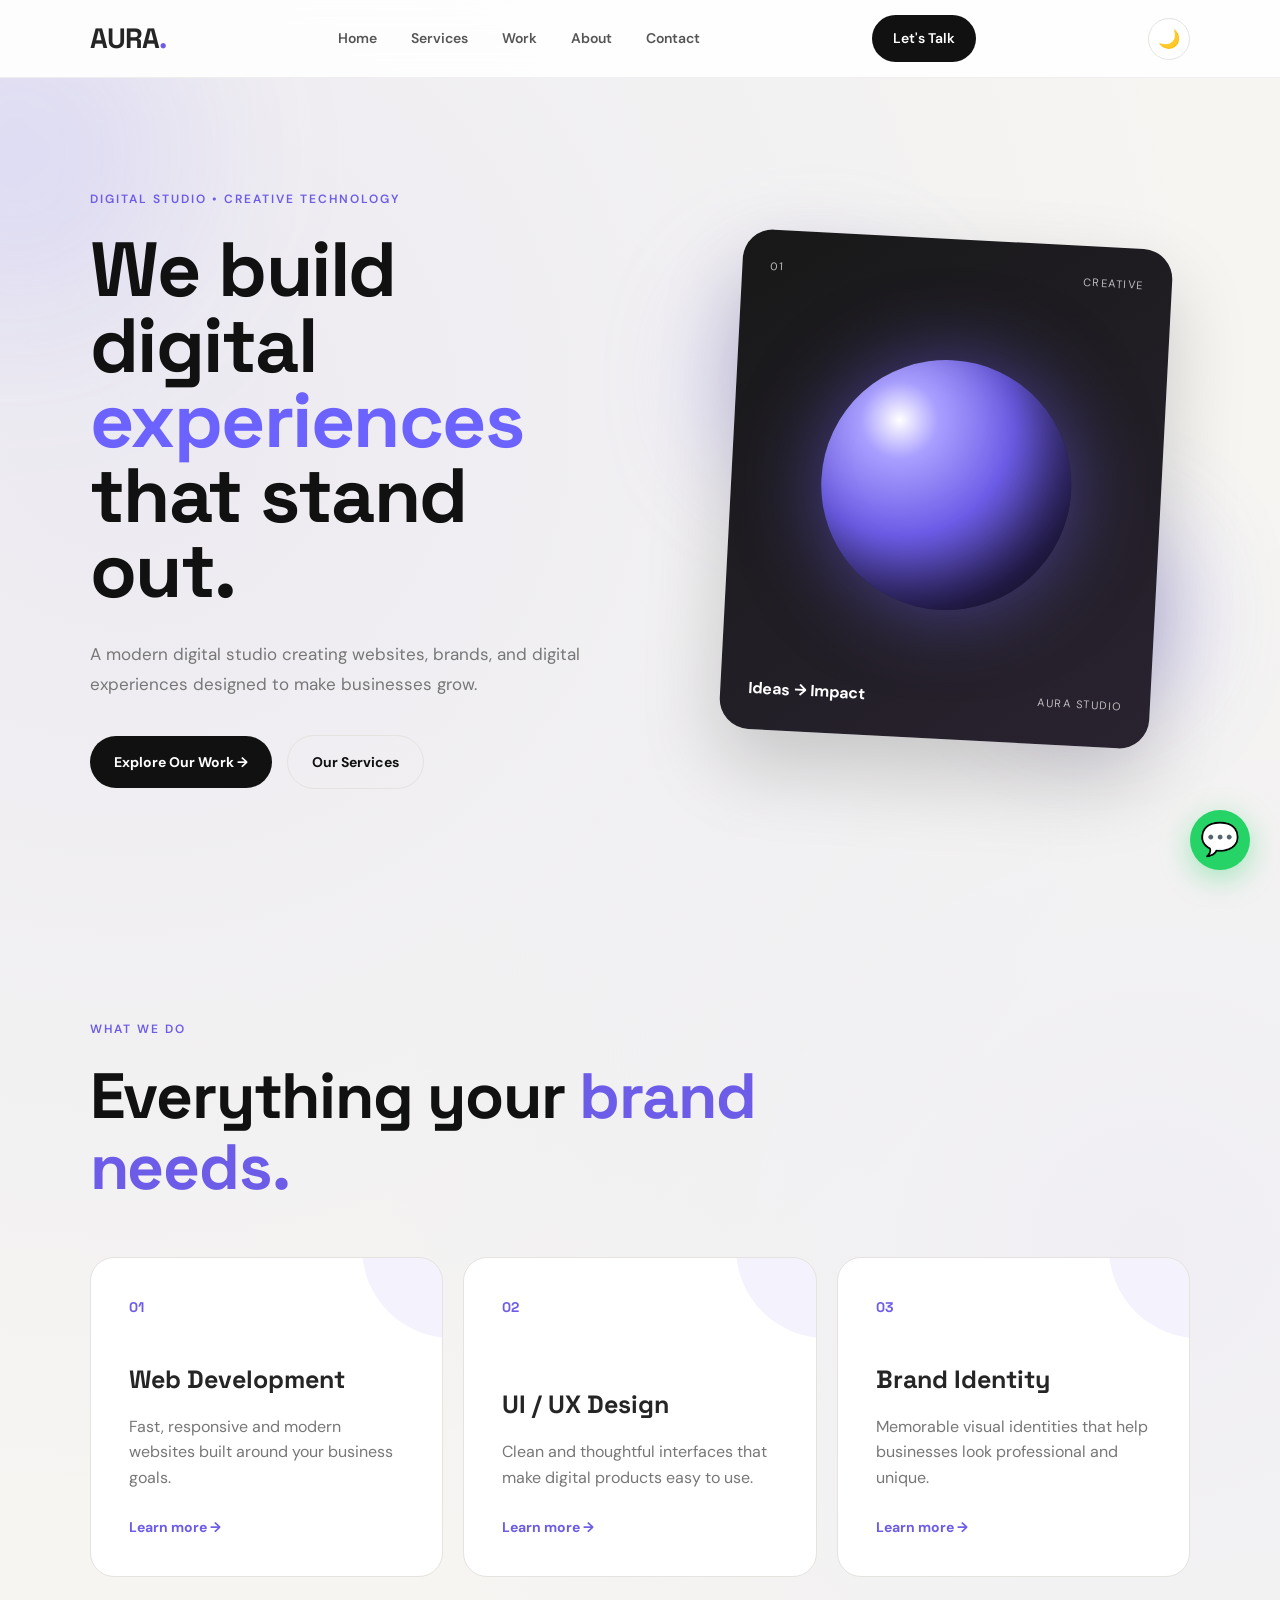
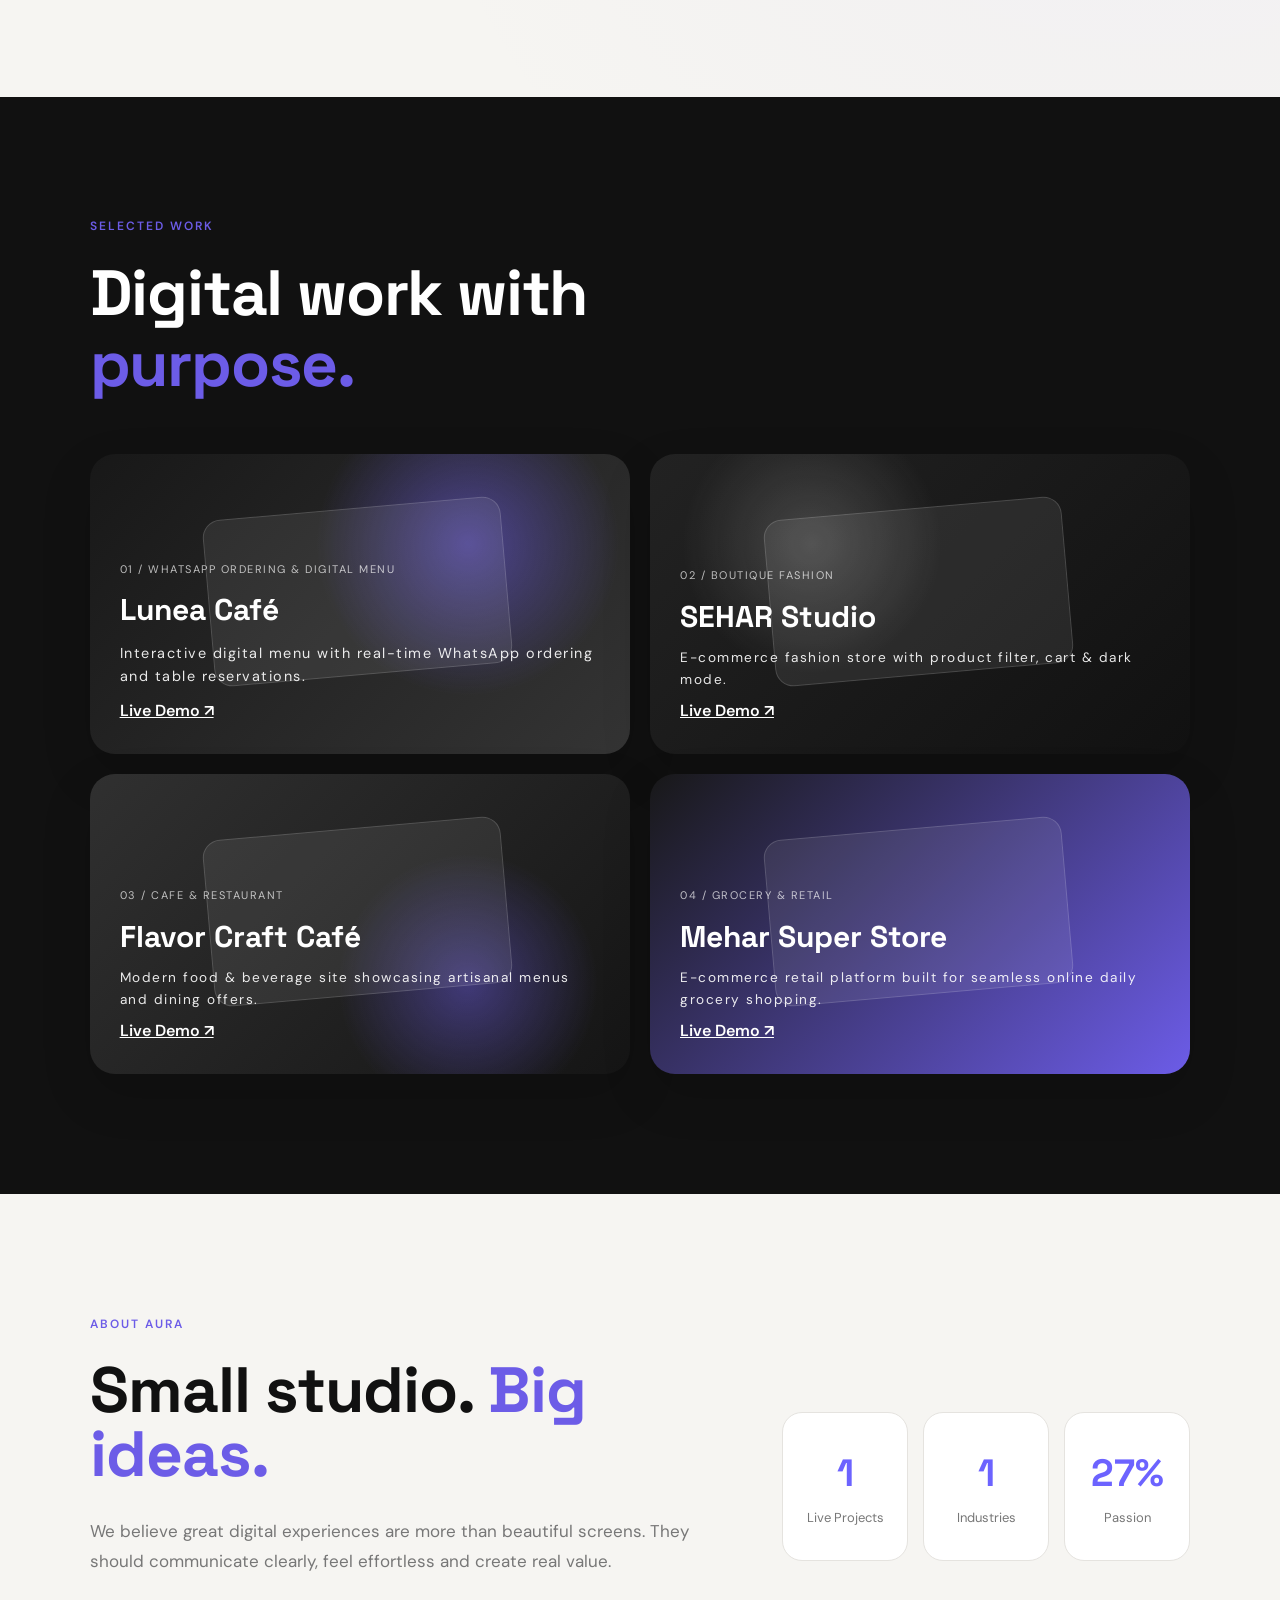
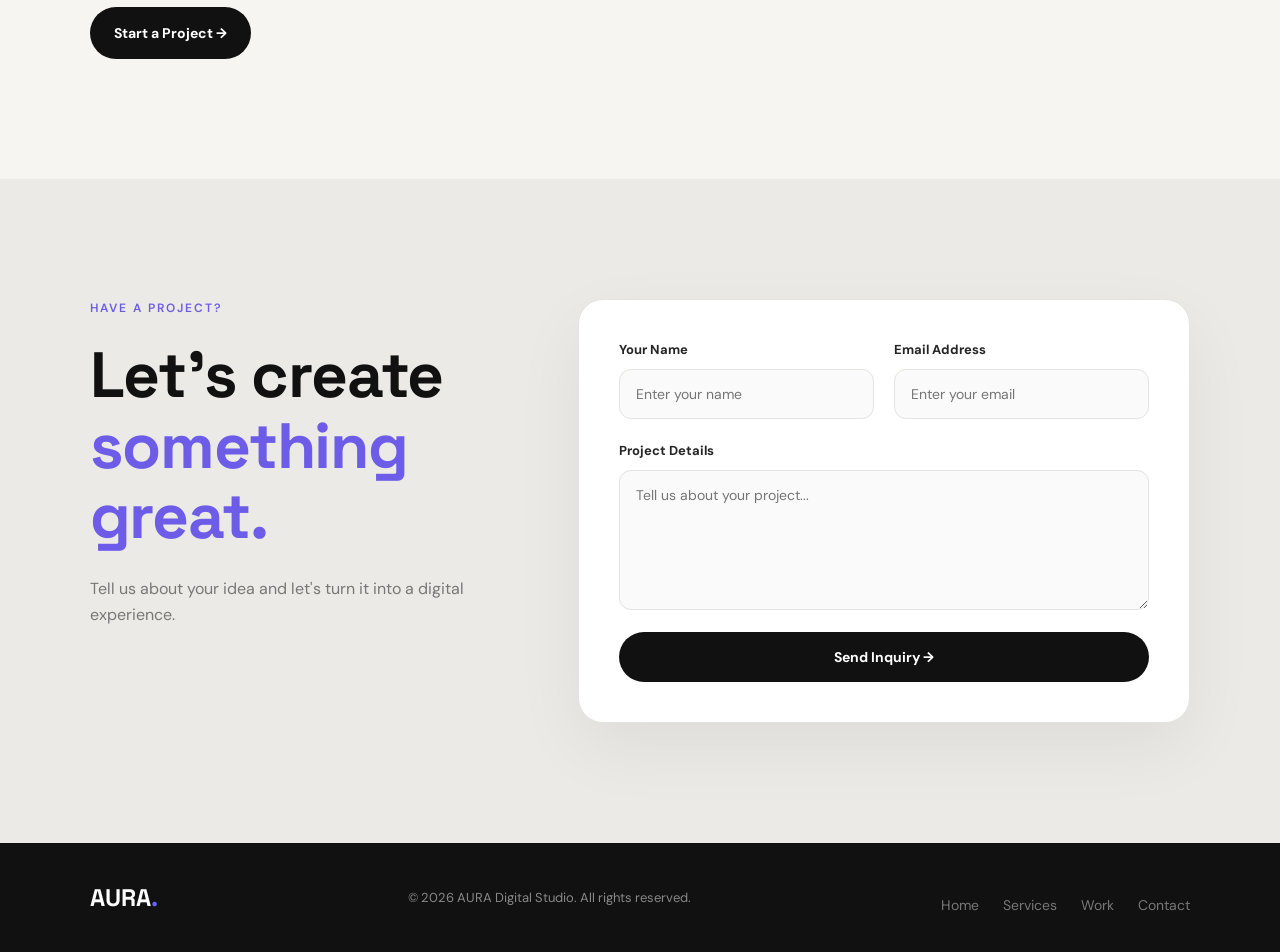
<file: index.html>
<!DOCTYPE html>
<html lang="en">

<head>
    <meta charset="UTF-8">
    <meta name="viewport" content="width=device-width, initial-scale=1.0">

    <title>AURA | Digital Studio</title>
    <link rel="preconnect" href="https://fonts.googleapis.com">
<link rel="preconnect" href="https://fonts.gstatic.com" crossorigin>

<link href="https://fonts.googleapis.com/css2?family=DM+Sans:wght@400;500;600;700&family=Space+Grotesk:wght@500;600;700&display=swap" rel="stylesheet">
    <meta name="description" content="AURA Digital Studio creates modern websites, UI/UX designs and professional brand identities.">

<meta property="og:title" content="AURA | Digital Studio">
<meta property="og:type" content="website">
<link rel="icon" href="data:image/svg+xml,<svg xmlns=%22http://www.w3.org/2000/svg%22 viewBox=%220 0 100 100%22><text y=%22.9em%22 font-size=%2290%22>✨</text></svg>">
<meta property="og:description" content="AURA Digital Studio creates modern websites, UI/UX designs and professional brand identities.">
    <link rel="stylesheet" href="style.css">
   
</head>

<body>
    <div class="scroll-progress" id="scrollProgress"></div>

    <header class="navbar">

        <a href="#" class="logo">AURA<span>.</span></a>
        <button class="menu-toggle" id="menuToggle" aria-label="Open navigation menu">
    ☰
</button>

        <nav class="nav-links">
            <a href="#home">Home</a>
            <a href="#services">Services</a>
            <a href="#work">Work</a>
            <a href="#about">About</a>
            <a href="#contact">Contact</a>
        </nav>

        <a href="#contact" class="nav-button">
            Let's Talk
        </a>
        <button class="theme-toggle" id="themeToggle" aria-label="Toggle theme">
    🌙
</button>

    </header>

    <main>

        <section class="hero" id="home">

            <div class="hero-content">

                <p class="eyebrow">
                    DIGITAL STUDIO • CREATIVE TECHNOLOGY
                </p>

                <h1>
                    We build digital
                    <span>experiences</span>
                    that stand out.
                </h1>

                <p class="hero-text">
                    A modern digital studio creating websites,
                    brands, and digital experiences designed
                    to make businesses grow.
                </p>

                <div class="hero-buttons">

                    <a href="#work" class="primary-button">
                        Explore Our Work →
                    </a>

                    <a href="#services" class="secondary-button">
                        Our Services
                    </a>

                </div>

            </div>

            <div class="hero-visual">

                <div class="glow glow-one"></div>
                <div class="glow glow-two"></div>

                <div class="visual-card">

                    <div class="card-top">
                        <span>01</span>
                        <span>CREATIVE</span>
                    </div>

                    <div class="orb"></div>

                    <div class="card-bottom">
                        <strong>Ideas → Impact</strong>
                        <span>AURA STUDIO</span>
                    </div>

                </div>

            </div>

        </section>


        <section class="services" id="services">

            <div class="section-heading">

                <p class="eyebrow">WHAT WE DO</p>

                <h2>
                    Everything your
                    <span>brand needs.</span>
                </h2>

            </div>

            <div class="service-grid">

                <article class="service-card">

                    <div class="service-number">01</div>

                    <h3>Web Development</h3>

                    <p>
                        Fast, responsive and modern websites
                        built around your business goals.
                    </p>

                    <a href="#" onclick="openServiceModal('web'); return false;">Learn more →</a>

                </article>


                <article class="service-card">

                    <div class="service-number">02</div>

                    <h3>UI / UX Design</h3>

                    <p>
                        Clean and thoughtful interfaces that
                        make digital products easy to use.
                    </p>

                    <a href="#" onclick="openServiceModal('uiux'); return false;">Learn more →</a>

                </article>


                <article class="service-card">

                    <div class="service-number">03</div>

                    <h3>Brand Identity</h3>

                    <p>
                        Memorable visual identities that help
                        businesses look professional and unique.
                    </p>

                    <a href="#" onclick="openServiceModal('brand'); return false;">Learn more →</a>

                </article>

            </div>

        </section>


       <section class="work" id="work">

            <div class="section-heading">
                <p class="eyebrow">SELECTED WORK</p>
                <h2>
                    Digital work with
                    <span>purpose.</span>
                </h2>
            </div>

            <div class="work-grid">

                <!-- Project 1: Lunea Café -->
                <div class="work-card work-large">
                    <div class="work-overlay">
                        <p>01 / WHATSAPP ORDERING & DIGITAL MENU</p>
                        <h3>Lunea Café</h3>
                        <p style="font-size: 0.9rem; margin: 8px 0; opacity: 0.9;">Interactive digital menu with real-time WhatsApp ordering and table reservations.</p>
                        <div style="margin-top: 10px;">
                            <a href="https://lunea-cafe.netlify.app/" target="_blank" style="color: #fff; text-decoration: underline; font-weight: 600;">Live Demo ↗</a>
                        </div>
                    </div>
                </div>

                <!-- Project 2: SEHAR Studio -->
                <div class="work-card work-small">
                    <div class="work-overlay">
                        <p>02 / BOUTIQUE FASHION</p>
                        <h3>SEHAR Studio</h3>
                        <p style="font-size: 0.85rem; margin: 6px 0; opacity: 0.9;">E-commerce fashion store with product filter, cart & dark mode.</p>
                        <div style="margin-top: 8px;">
                            <a href="https://sehar-studio-fashion-2026.netlify.app/" target="_blank" style="color: #fff; text-decoration: underline; font-weight: 600;">Live Demo ↗</a>
                        </div>
                    </div>
                </div>

                <!-- Project 3: Flavor Craft Café -->
                <div class="work-card work-small">
                    <div class="work-overlay">
                        <p>03 / CAFE & RESTAURANT</p>
                        <h3>Flavor Craft Café</h3>
                        <p style="font-size: 0.85rem; margin: 6px 0; opacity: 0.9;">Modern food & beverage site showcasing artisanal menus and dining offers.</p>
                        <div style="margin-top: 8px;">
                            <a href="https://flavor-craft-cafe.netlify.app/" target="_blank" style="color: #fff; text-decoration: underline; font-weight: 600;">Live Demo ↗</a>
                        </div>
                    </div>
                </div>

                <!-- Project 4: Mehar Super Store -->
                <div class="work-card work-small">
                    <div class="work-overlay">
                        <p>04 / GROCERY & RETAIL</p>
                        <h3>Mehar Super Store</h3>
                        <p style="font-size: 0.85rem; margin: 6px 0; opacity: 0.9;">E-commerce retail platform built for seamless online daily grocery shopping.</p>
                        <div style="margin-top: 8px;">
                            <a href="https://mehar-super-store.netlify.app/" target="_blank" style="color: #fff; text-decoration: underline; font-weight: 600;">Live Demo ↗</a>
                        </div>
                    </div>
                </div>

            </div>

        </section>
        <section class="about" id="about">

            <div class="about-content">

                <p class="eyebrow">ABOUT AURA</p>

                <h2>
                    Small studio.
                    <span>Big ideas.</span>
                </h2>

                <p>
                    We believe great digital experiences are more
                    than beautiful screens. They should communicate
                    clearly, feel effortless and create real value.
                </p>

                <a href="#contact" class="primary-button">
                    Start a Project →
                </a>

            </div>

            <div class="stats">

                <div class="stat">
                    <strong id="projectsCount">4</strong>
                    <span>Live Projects</span>
                </div>

                <div class="stat">
                    <strong id="brandsCount">4</strong>
                    <span>Industries</span>
                </div>

                <div class="stat">
                    <strong id="passionCount">100%</strong>
                    <span>Passion</span>
                </div>

            </div>

        </section>


        <section class="contact" id="contact">

            <div class="contact-heading">

                <p class="eyebrow">HAVE A PROJECT?</p>

                <h2>
                    Let's create
                    <span>something great.</span>
                </h2>

                <p>
                    Tell us about your idea and let's turn it
                    into a digital experience.
                </p>

            </div>

            <form class="contact-form" id="contactForm" action="https://formspree.io/f/xgaennbn" method="POST">

                <div class="input-row">

                    <div class="input-group">

                        <label for="name">
                            Your Name
                        </label>

                        <input 
    type="text" 
    id="name" 
    name="name"
    placeholder="Enter your name"
    required
>

                    </div>


                    <div class="input-group">

                        <label for="email">
                            Email Address
                        </label>

                        <input 
    type="email" 
    id="email" 
    name="email"
    placeholder="Enter your email"
    required
>

                    </div>

                </div>


                <div class="input-group">

                    <label for="message">
                        Project Details
                    </label>

                    <textarea 
    id="message" 
    name="message"
    rows="6" 
    placeholder="Tell us about your project..."
    required
></textarea>
                </div>


                <button type="submit" class="submit-button">
                    Send Inquiry →
                </button>

            </form>

        </section>

    </main>
    <footer>

        <div class="footer-logo">
            AURA<span>.</span>
        </div>

        <p>
            © 2026 AURA Digital Studio. All rights reserved.
        </p>
        <nav class="footer-links">
    <a href="#home">Home</a>
    <a href="#services">Services</a>
    <a href="#work">Work</a>
    <a href="#contact">Contact</a>
</nav>

    </footer>


    
    <!-- SERVICE DETAILS MODAL -->

<div class="service-modal" id="serviceModal">

    <div class="service-modal-box">

        <button class="modal-close" onclick="closeServiceModal()" aria-label="Close service details">×</button>

        <p class="eyebrow" id="modalNumber">01 / SERVICE</p>

        <h2 id="modalTitle">Web Development</h2>

        <p id="modalDescription">
            We create fast, responsive and modern websites
            designed around your business goals.
        </p>

        <ul id="modalFeatures">
            <li>Responsive Website Design</li>
            <li>E-Commerce Development</li>
            <li>Performance Optimization</li>
            <li>SEO-ready Structure</li>
        </ul>

        <a href="#contact" class="primary-button" onclick="closeServiceModal()">
            Start a Project →
        </a>

    </div>
    

</div>
<div class="success-popup" id="successPopup">
    <div class="success-box">
        <button class="success-close" onclick="closeSuccessPopup()">×</button>

        <div class="success-icon">✓</div>

        <h3>Message Sent!</h3>

        <p>
            Thank you for contacting AURA.
            We'll get back to you soon.
        </p>

        <button class="success-button" onclick="closeSuccessPopup()">
            Done
        </button>
    </div>
</div>
<!-- WhatsApp Floating Button -->
<a href="https://wa.me/923474372450?text=Hi%20AURA%20Studio%20-%20I%20have%20a%20project%20idea!"
   class="whatsapp-float"
   target="_blank"
   aria-label="Contact on WhatsApp">
    💬
</a>
<!-- BACK TO TOP -->
<button class="back-to-top" id="backToTop" aria-label="Back to top">
    ↑
</button>
<script src="script.js"></script>


</body>

</html>
</file>
<file: style.css>
@import url('https://fonts.googleapis.com/css2?family=DM+Sans:wght@400;500;600;700&family=Space+Grotesk:wght@500;600;700&display=swap');

:root {
    --bg: #f6f5f2;
    --dark: #111111;
    --text: #252525;
    --muted: #777777;
    --accent: #6c5ce7;
    --accent-dark: #5142c5;
    --white: #ffffff;
    --border: #e5e3df;
}

* {
    margin: 0;
    padding: 0;
    box-sizing: border-box;
}

html {
    scroll-behavior: smooth;
}

body {
    font-family: "DM Sans", sans-serif;
    background: var(--bg);
    color: var(--text);
    line-height: 1.6;
}

a {
    text-decoration: none;
    color: inherit;
}

.navbar {
    position: sticky;
    top: 0;
    z-index: 1000;

    height: 78px;
    padding: 0 7%;

    display: flex;
    align-items: center;
    justify-content: space-between;

    background: rgba(246, 245, 242, 0.88);
    backdrop-filter: blur(18px);

    border-bottom: 1px solid rgba(0, 0, 0, 0.06);
}

.logo {
    font-family: "Space Grotesk", sans-serif;
    font-size: 28px;
    font-weight: 700;
    letter-spacing: -1px;
}

.logo span,
.footer-logo span {
    color: var(--accent);
}

.nav-links {
    display: flex;
    gap: 34px;
}

.nav-links a {
    font-size: 14px;
    font-weight: 600;
    color: #555;
    transition: 0.3s ease;
}

.nav-links a:hover {
    color: var(--accent);
}

.nav-button {
    padding: 12px 21px;
    background: var(--dark);
    color: var(--white);
    border-radius: 30px;
    font-size: 14px;
    font-weight: 600;
    transition: 0.3s ease;
}

.nav-button:hover {
    background: var(--accent);
    transform: translateY(-2px);
}

.hero {
    min-height: calc(100vh - 78px);

    padding: 90px 7%;

    display: grid;
    grid-template-columns: 1.05fr 0.95fr;
    align-items: center;
    gap: 70px;

    overflow: hidden;
}

.hero-content {
    max-width: 720px;
}

.eyebrow {
    margin-bottom: 22px;

    font-size: 12px;
    font-weight: 700;
    letter-spacing: 2px;

    color: var(--accent);
}

.hero h1 {
    font-family: "Space Grotesk", sans-serif;

    font-size: clamp(52px, 6vw, 88px);
    line-height: 0.98;
    letter-spacing: -4px;

    color: var(--dark);
}

.hero h1 span,
.section-heading h2 span,
.about-content h2 span,
.contact-heading h2 span {
    color: var(--accent);
}

.hero-text {
    max-width: 580px;

    margin: 30px 0;

    color: var(--muted);
    font-size: 17px;
}

.hero-buttons {
    display: flex;
    align-items: center;
    gap: 15px;
    margin-top: 35px;
}

.primary-button,
.secondary-button {
    display: inline-flex;
    align-items: center;
    justify-content: center;

    padding: 15px 24px;

    border-radius: 30px;

    font-size: 14px;
    font-weight: 700;

    transition: 0.3s ease;
}

.primary-button {
    background: var(--dark);
    color: var(--white);
}

.primary-button:hover {
    background: var(--accent);
    transform: translateY(-3px);
}

.secondary-button {
    border: 1px solid var(--border);
    color: var(--dark);
}

.secondary-button:hover {
    border-color: var(--accent);
    color: var(--accent);
}

.hero-visual {
    min-height: 500px;
    position: relative;

    display: flex;
    align-items: center;
    justify-content: center;
}

.visual-card {
    position: relative;
    z-index: 2;

    width: min(430px, 90%);
    height: 500px;

    padding: 28px;

    display: flex;
    flex-direction: column;
    justify-content: space-between;

    border-radius: 30px;

    background:
        linear-gradient(
            145deg,
            #181818,
            #292330
        );

    box-shadow: 0 35px 80px rgba(0, 0, 0, 0.18);

    overflow: hidden;

    transform: rotate(3deg);
    transition: 0.5s ease;
}

.visual-card:hover {
    transform: rotate(0deg) translateY(-8px);
}

.card-top,
.card-bottom {
    display: flex;
    justify-content: space-between;
    align-items: center;

    color: rgba(255, 255, 255, 0.7);

    font-size: 11px;
    letter-spacing: 1.5px;
}

.card-bottom strong {
    color: white;
    font-size: 16px;
    letter-spacing: 0;
}

.orb {
    width: 250px;
    height: 250px;

    margin: auto;

    border-radius: 50%;

    background:
        radial-gradient(
            circle at 30% 25%,
            #ffffff,
            #a99fff 15%,
            #6c5ce7 45%,
            #2d245f 75%,
            #111111 100%
        );

    box-shadow:
        0 0 80px rgba(108, 92, 231, 0.55),
        inset -25px -25px 50px rgba(0, 0, 0, 0.3);

    animation: float 5s ease-in-out infinite;
}

@keyframes float {
    0%, 100% {
        transform: translateY(0);
    }

    50% {
        transform: translateY(-18px);
    }
}

.glow {
    position: absolute;
    border-radius: 50%;
    filter: blur(60px);
    opacity: 0.5;
}

.glow-one {
    width: 180px;
    height: 180px;
    background: #a99fff;
    top: 10%;
    left: 5%;
}

.glow-two {
    width: 150px;
    height: 150px;
    background: #6c5ce7;
    right: 5%;
    bottom: 10%;
}

.services,
.work,
.about,
.contact {
    padding: 120px 7%;
}

.section-heading {
    max-width: 700px;
    margin-bottom: 55px;
}

.section-heading h2,
.about-content h2,
.contact-heading h2 {
    font-family: "Space Grotesk", sans-serif;

    font-size: clamp(40px, 5vw, 68px);
    line-height: 1;
    letter-spacing: -3px;

    color: var(--dark);
}

.service-grid {
    display: grid;
    grid-template-columns: repeat(3, 1fr);
    gap: 20px;
}

.service-card {
    padding: 38px;

    min-height: 320px;

    display: flex;
    flex-direction: column;

    background: var(--white);

    border: 1px solid var(--border);
    border-radius: 24px;

    transition: 0.35s ease;
}

.service-card:hover {
    transform: translateY(-8px);
    box-shadow: 0 25px 60px rgba(0, 0, 0, 0.08);
    border-color: rgba(108, 92, 231, 0.3);
}

.service-number {
    margin-bottom: auto;

    font-family: "Space Grotesk", sans-serif;
    color: var(--accent);
    font-size: 14px;
    font-weight: 700;
}

.service-card h3 {
    margin-bottom: 15px;

    font-family: "Space Grotesk", sans-serif;
    font-size: 25px;
}

.service-card p {
    margin-bottom: 25px;
    color: var(--muted);
}

.service-card a {
    color: var(--accent);
    font-size: 14px;
    font-weight: 700;
}

.work {
    background: var(--dark);
}

.work .section-heading h2 {
    color: white;
}

.work-grid {
    display: grid;
    grid-template-columns: repeat(2, 1fr);
    gap: 20px;
}

.work-card {
    min-height: 300px;

    position: relative;
    overflow: hidden;

    border-radius: 25px;

    background:
        linear-gradient(
            135deg,
            #6c5ce7,
            #181818 70%
        );

    transition: 0.4s ease;
}

.work-large {
    min-height: 300px;
}

.work-card:nth-child(2) {
    background:
        linear-gradient(
            135deg,
            #222,
            #7c6ff0
        );
}

.work-card:nth-child(3) {
    background:
        linear-gradient(
            135deg,
            #111,
            #444
        );
}
.work-card:nth-child(4) {
    background:
        linear-gradient(
            135deg,
            #181818,
            #6c5ce7
        );
}

.work-card:hover {
    transform: scale(1.015);
}

.work-overlay {
    position: absolute;
    inset: auto 30px 30px 30px;

    color: white;
}

.work-overlay p {
    margin-bottom: 8px;

    font-size: 11px;
    letter-spacing: 1.5px;
    opacity: 0.7;
}

.work-overlay h3 {
    font-family: "Space Grotesk", sans-serif;
    font-size: 30px;
}

.about {
    display: grid;
    grid-template-columns: 1.2fr 0.8fr;
    gap: 80px;
    align-items: center;
}

.about-content > p:not(.eyebrow) {
    max-width: 600px;

    margin: 30px 0;

    color: var(--muted);
    font-size: 17px;
}

.stats {
    display: grid;
    grid-template-columns: repeat(3, 1fr);
    gap: 15px;
}

.stat {
    padding: 30px 15px;

    text-align: center;

    background: white;
    border: 1px solid var(--border);
    border-radius: 20px;
}

.stat strong {
    display: block;

    font-family: "Space Grotesk", sans-serif;
    font-size: 38px;

    color: var(--accent);
}

.stat span {
    font-size: 13px;
    color: var(--muted);
}

.contact {
    background: #eceae6;

    display: grid;
    grid-template-columns: 0.8fr 1.2fr;
    gap: 80px;
    align-items: start;
}

.contact-heading > p:last-child {
    margin-top: 25px;
    color: var(--muted);
}

.contact-form {
    padding: 40px;

    background: white;

    border: 1px solid var(--border);
    border-radius: 25px;
}

.input-row {
    display: grid;
    grid-template-columns: 1fr 1fr;
    gap: 20px;
}

.input-group {
    display: flex;
    flex-direction: column;
    margin-bottom: 22px;
}

.input-group label {
    margin-bottom: 8px;

    font-size: 13px;
    font-weight: 700;
}

.input-group input,
.input-group textarea {
    width: 100%;

    padding: 15px 16px;

    border: 1px solid var(--border);
    border-radius: 12px;

    outline: none;

    font-family: inherit;
    font-size: 14px;

    background: #fafafa;

    transition: 0.3s ease;
}

.input-group input:focus,
.input-group textarea:focus {
    border-color: var(--accent);
    box-shadow: 0 0 0 4px rgba(108, 92, 231, 0.08);
}

.input-group textarea {
    resize: vertical;
}

.submit-button {
    width: 100%;

    padding: 16px;

    border: none;
    border-radius: 30px;

    background: var(--dark);
    color: white;

    font-family: inherit;
    font-size: 14px;
    font-weight: 700;

    cursor: pointer;

    transition: 0.3s ease;
}

.submit-button:hover {
    background: var(--accent);
    transform: translateY(-2px);
}

footer {
    padding: 35px 7%;

    display: flex;
    align-items: center;
    justify-content: space-between;

    background: #111;
    color: #888;
}

.footer-logo {
    font-family: "Space Grotesk", sans-serif;
    font-size: 24px;
    font-weight: 700;
    color: white;
}

footer p {
    font-size: 13px;
}


@media (max-width: 900px) {

    .navbar {
        padding: 0 5%;
    }

    .nav-links {
        gap: 15px;
    }

    .hero {
        grid-template-columns: 1fr;
        padding: 80px 5%;
    }

    .hero-visual {
        min-height: 450px;
    }

    .service-grid {
        grid-template-columns: 1fr;
    }

    .work-grid {
        grid-template-columns: 1fr;
    }

    .work-large {
        min-height: 300px;
    }

    .about,
    .contact {
        grid-template-columns: 1fr;
    }
}


@media (max-width: 650px) {

    .navbar {
        height: auto;
        padding: 20px 5%;
        flex-wrap: wrap;
        gap: 18px;
    }

    .nav-links {
        order: 3;
        width: 100%;

        justify-content: center;
        flex-wrap: wrap;
    }

    .nav-button {
        padding: 10px 16px;
    }

    .hero {
        padding: 65px 5%;
    }

    .hero h1 {
        font-size: 50px;
        letter-spacing: -2.5px;
    }

    .hero-buttons {
        flex-direction: column;
        align-items: stretch;
    }

    .primary-button,
    .secondary-button {
        width: 100%;
    }

    .visual-card {
        height: 430px;
    }

    .orb {
        width: 190px;
        height: 190px;
    }

    .services,
    .work,
    .about,
    .contact {
        padding: 85px 5%;
    }

    .section-heading h2,
    .about-content h2,
    .contact-heading h2 {
        font-size: 43px;
        letter-spacing: -2px;
    }

    .stats {
        grid-template-columns: 1fr;
    }

    .input-row {
        grid-template-columns: 1fr;
    }

    .contact-form {
        padding: 25px;
    }

    footer {
        flex-direction: column;
        gap: 12px;
        text-align: center;
    }
}
.menu-toggle {
    display: none;
    border: none;
    background: transparent;
    font-size: 28px;
    cursor: pointer;
    color: var(--dark);
}

@media (max-width: 650px) {

    .menu-toggle {
        display: block;
        order: 2;
    }

    .nav-links {
        display: none;
        flex-direction: column;
        align-items: center;
        width: 100%;
        gap: 18px;
        padding: 15px 0;
    }

    .nav-links.active {
        display: flex;
    }

}
@media (max-width: 650px) {

    .navbar {
        position: sticky;
        top: 0;
    }

    .menu-toggle {
        display: block;
        margin-left: auto;
    }

    .nav-links.active {
        display: flex;
        animation: menuSlide 0.3s ease;
    }

    @keyframes menuSlide {
        from {
            opacity: 0;
            transform: translateY(-10px);
        }

        to {
            opacity: 1;
            transform: translateY(0);
        }
    }

}
/* ================================
   AURA PREMIUM VISUAL UPGRADE
================================ */

body {
    background:
        radial-gradient(circle at 10% 10%, rgba(108, 92, 231, 0.07), transparent 28%),
        radial-gradient(circle at 90% 30%, rgba(169, 159, 255, 0.08), transparent 25%),
        var(--bg);
}

/* Premium text selection */
::selection {
    background: var(--accent);
    color: white;
}

/* Better navbar */
.navbar {
    transition: box-shadow 0.35s ease, background 0.35s ease;
}

/* Hero premium background */
.hero {
    position: relative;
    isolation: isolate;
}

.hero::before {
    content: "";
    position: absolute;
    width: 420px;
    height: 420px;
    top: -160px;
    left: -160px;
    background: rgba(108, 92, 231, 0.08);
    filter: blur(80px);
    border-radius: 50%;
    z-index: -1;
}

/* Better eyebrow */
.eyebrow {
    text-transform: uppercase;
}

/* Premium buttons */
.primary-button,
.secondary-button,
.nav-button,
.submit-button {
    position: relative;
    overflow: hidden;
}

.primary-button::before,
.nav-button::before,
.submit-button::before {
    content: "";
    position: absolute;
    width: 0;
    height: 100%;
    left: 50%;
    top: 0;
    background: rgba(255, 255, 255, 0.12);
    transform: translateX(-50%);
    transition: width 0.4s ease;
}

.primary-button:hover::before,
.nav-button:hover::before,
.submit-button:hover::before {
    width: 100%;
}

/* Service card shine */
.service-card {
    position: relative;
    overflow: hidden;
}

.service-card::before {
    content: "";
    position: absolute;
    width: 180px;
    height: 180px;
    top: -100px;
    right: -100px;
    background: rgba(108, 92, 231, 0.08);
    border-radius: 50%;
    transition: 0.4s ease;
}

.service-card:hover::before {
    transform: scale(1.5);
}

/* Work cards depth */
.work-card {
    box-shadow: 0 20px 50px rgba(0, 0, 0, 0.15);
}

.work-card:hover {
    box-shadow: 0 30px 70px rgba(108, 92, 231, 0.18);
}

/* Better form */
.contact-form {
    box-shadow: 0 25px 70px rgba(0, 0, 0, 0.06);
}

/* Smooth focus */
button,
a,
input,
textarea {
    -webkit-tap-highlight-color: transparent;
}

button:focus-visible,
a:focus-visible,
input:focus-visible,
textarea:focus-visible {
    outline: 2px solid var(--accent);
    outline-offset: 3px;
}
/* ================================
   AURA SCROLL REVEAL
================================ */

.reveal {
    opacity: 0;
    transform: translateY(35px);
    transition: opacity 0.8s ease, transform 0.8s ease;
}

.reveal.show {
    opacity: 1;
    transform: translateY(0);
}

/* Slightly different timing for cards */
.service-card.reveal:nth-child(2) {
    transition-delay: 0.12s;
}

.service-card.reveal:nth-child(3) {
    transition-delay: 0.24s;
}

.work-card.reveal:nth-child(2) {
    transition-delay: 0.12s;
}

.work-card.reveal:nth-child(3) {
    transition-delay: 0.24s;
}
/* ================================
   AURA THEME TOGGLE
================================ */

.theme-toggle {
    width: 42px;
    height: 42px;

    display: flex;
    align-items: center;
    justify-content: center;

    border: 1px solid var(--border);
    border-radius: 50%;

    background: var(--white);
    color: var(--dark);

    font-size: 18px;
    cursor: pointer;

    transition: 0.3s ease;
}

.theme-toggle:hover {
    transform: rotate(15deg) scale(1.08);
    border-color: var(--accent);
}

/* DARK THEME */

body.dark-theme {
    --bg: #0b0b0f;
    --dark: #f5f5f7;
    --text: #e8e8ec;
    --muted: #a4a4ad;
    --white: #15151b;
    --border: #292932;

    background:
        radial-gradient(
            circle at 10% 10%,
            rgba(108, 92, 231, 0.12),
            transparent 30%
        ),
        #0b0b0f;
}

/* Dark navbar */

body.dark-theme .navbar {
    background: rgba(11, 11, 15, 0.88);
    border-bottom-color: rgba(255, 255, 255, 0.08);
}

/* Dark navigation */

body.dark-theme .nav-links a {
    color: #bdbdc7;
}

body.dark-theme .nav-links a:hover {
    color: #a99fff;
}

/* Dark buttons */

body.dark-theme .nav-button,
body.dark-theme .primary-button,
body.dark-theme .submit-button {
    background: #f5f5f7;
    color: #111;
}

body.dark-theme .nav-button:hover,
body.dark-theme .primary-button:hover,
body.dark-theme .submit-button:hover {
    background: var(--accent);
    color: white;
}

/* Dark secondary button */

body.dark-theme .secondary-button {
    color: #f5f5f7;
}

/* Dark service cards */

body.dark-theme .service-card,
body.dark-theme .stat,
body.dark-theme .contact-form {
    background: #15151b;
    border-color: #292932;
}

/* Dark inputs */

body.dark-theme .input-group input,
body.dark-theme .input-group textarea {
    background: #101016;
    color: #f5f5f7;
    border-color: #30303a;
}

body.dark-theme .input-group input::placeholder,
body.dark-theme .input-group textarea::placeholder {
    color: #777780;
}

/* Dark contact section */

body.dark-theme .contact {
    background: #111116;
}

/* Theme button in dark mode */

body.dark-theme .theme-toggle {
    background: #18181f;
    color: #f5f5f7;
    border-color: #30303a;
}

/* Mobile theme button */

@media (max-width: 650px) {

    .theme-toggle {
        width: 40px;
        height: 40px;
    }

}
/* ================================
   DARK MODE - WORK SECTION FIX
================================ */

body.dark-theme .work {
    background: #08080c;
}

body.dark-theme .work .section-heading h2 {
    color: #f5f5f7;
}

body.dark-theme .work-card {
    box-shadow: 0 25px 70px rgba(0, 0, 0, 0.35);
}
/* ================================
   WORK SECTION - LIGHT / DARK MODE
================================ */

/* LIGHT MODE */
.work {
    background: #111111;
}

.work .section-heading h2 {
    color: #ffffff;
}

/* DARK MODE */
body.dark-theme .work {
    background: #050507;
}

body.dark-theme .work .section-heading h2 {
    color: #f5f5f7;
}
/* ================================
   AURA SUCCESS NOTIFICATION
================================ */

.success-notification {
    position: fixed;
    top: 95px;
    right: 30px;
    z-index: 2000;

    display: flex;
    align-items: center;
    gap: 14px;

    width: min(380px, calc(100% - 40px));
    padding: 18px 20px;

    background: #ffffff;
    color: #15151b;

    border: 1px solid var(--border);
    border-radius: 18px;

    box-shadow: 0 20px 60px rgba(0, 0, 0, 0.15);

    opacity: 0;
    transform: translateX(30px);

    transition: opacity 0.4s ease, transform 0.4s ease;
}

.success-notification.show {
    opacity: 1;
    transform: translateX(0);
}

.notification-icon {
    width: 38px;
    height: 38px;

    flex-shrink: 0;

    display: flex;
    align-items: center;
    justify-content: center;

    border-radius: 50%;

    background: var(--accent);
    color: white;

    font-size: 20px;
    font-weight: 700;
}

.success-notification strong {
    display: block;

    font-family: "Space Grotesk", sans-serif;
    font-size: 15px;
}

.success-notification p {
    margin-top: 3px;

    color: #777777;
    font-size: 13px;
}

/* Dark mode */

body.dark-theme .success-notification {
    background: #18181f;
    color: #f5f5f7;
    border-color: #30303a;
}

body.dark-theme .success-notification p {
    color: #a4a4ad;
}

/* Mobile */

@media (max-width: 650px) {

    .success-notification {
        top: 85px;
        right: 20px;
        width: calc(100% - 40px);
    }

}
/* ================================
   AURA SERVICE MODAL
================================ */

.service-modal {
    position: fixed;
    inset: 0;
    z-index: 3000;

    display: none;
    align-items: center;
    justify-content: center;

    padding: 20px;

    background: rgba(0, 0, 0, 0.55);
    backdrop-filter: blur(8px);
}

.service-modal.show {
    display: flex;
    animation: modalFade 0.3s ease;
}

.service-modal-box {
    position: relative;

    width: min(520px, 100%);
    padding: 42px;

    background: var(--white);
    border: 1px solid var(--border);
    border-radius: 28px;

    box-shadow: 0 30px 90px rgba(0, 0, 0, 0.25);

    animation: modalUp 0.35s ease;
}

.modal-close {
    position: absolute;
    top: 18px;
    right: 20px;

    width: 38px;
    height: 38px;

    border: 1px solid var(--border);
    border-radius: 50%;

    background: transparent;
    color: var(--dark);

    font-size: 25px;
    line-height: 1;

    cursor: pointer;

    transition: 0.3s ease;
}

.modal-close:hover {
    background: var(--accent);
    color: white;
    border-color: var(--accent);
    transform: rotate(90deg);
}

.service-modal-box h2 {
    margin-bottom: 18px;

    font-family: "Space Grotesk", sans-serif;
    font-size: 38px;
    line-height: 1.1;

    color: var(--dark);
}

.service-modal-box > p:not(.eyebrow) {
    margin-bottom: 25px;

    color: var(--muted);
    font-size: 16px;
}

#modalFeatures {
    margin: 0 0 30px;
    padding: 0;

    list-style: none;
}

#modalFeatures li {
    padding: 12px 0;

    border-bottom: 1px solid var(--border);

    color: var(--text);
    font-size: 14px;
}

#modalFeatures li::before {
    content: "✓";
    margin-right: 10px;

    color: var(--accent);
    font-weight: 700;
}

.service-modal-box .primary-button {
    width: 100%;
}

@keyframes modalFade {
    from {
        opacity: 0;
    }

    to {
        opacity: 1;
    }
}

@keyframes modalUp {
    from {
        opacity: 0;
        transform: translateY(25px) scale(0.97);
    }

    to {
        opacity: 1;
        transform: translateY(0) scale(1);
    }
}

body.dark-theme .service-modal {
    background: rgba(0, 0, 0, 0.7);
}

@media (max-width: 650px) {

    .service-modal-box {
        padding: 32px 25px;
        border-radius: 22px;
    }

    .service-modal-box h2 {
        font-size: 30px;
    }

}
/* ================================
   AURA SCROLL PROGRESS
================================ */

/* ================================
   AURA SCROLL PROGRESS
================================ */

.scroll-progress {
    position: fixed;
    top: 0;
    left: 0;

    width: 0;
    height: 5px;

    z-index: 99999;

    background: linear-gradient(
        90deg,
        #6c5ce7,
        #a99fff
    );

    transition: width 0.08s linear;
}
/* ================================
   SCROLL PROGRESS BAR
================================ */

.scroll-progress {
    position: fixed;
    top: 0;
    left: 0;

    width: 0%;
    height: 4px;

    background: var(--accent);

    z-index: 9999;

    transition: width 0.1s ease;
}
/* ================================
   PREMIUM SERVICE CARD HOVER
================================ */

.service-card {
    transition: transform 0.35s ease, box-shadow 0.35s ease;
}

.service-card:hover {
    transform: translateY(-8px);
    box-shadow: 0 20px 50px rgba(0, 0, 0, 0.10);
}

.service-card a {
    transition: letter-spacing 0.3s ease;
}

.service-card:hover a {
    letter-spacing: 0.5px;
}
/* ================================
   PREMIUM WORK CARD EFFECT
================================ */

.work-card {
    transition: transform 0.4s ease, box-shadow 0.4s ease;
    overflow: hidden;
}

.work-card:hover {
    transform: translateY(-8px);
    box-shadow: 0 25px 60px rgba(0, 0, 0, 0.18);
}

.work-overlay {
    transition: transform 0.4s ease, opacity 0.4s ease;
}

.work-card:hover .work-overlay {
    transform: translateY(-5px);
}
/* ================================
   WORK CARD VISUALS
================================ */

.work-large {
    background:
        radial-gradient(circle at 70% 30%, rgba(108, 92, 231, 0.55), transparent 35%),
        linear-gradient(135deg, #181818, #343434);
}

.work-small:nth-child(2) {
    background:
        radial-gradient(circle at 30% 30%, rgba(255, 255, 255, 0.18), transparent 30%),
        linear-gradient(135deg, #222222, #111111);
}

.work-small:nth-child(3) {
    background:
        radial-gradient(circle at 70% 70%, rgba(108, 92, 231, 0.45), transparent 30%),
        linear-gradient(135deg, #303030, #151515);
}
/* ================================
   PROJECT PREVIEW EFFECT
================================ */

.work-card::before {
    content: "";
    position: absolute;
    width: 55%;
    height: 55%;
    top: 18%;
    left: 22%;
    border-radius: 18px;
    background: rgba(255, 255, 255, 0.08);
    border: 1px solid rgba(255, 255, 255, 0.15);
    transform: rotate(-5deg);
    transition: transform 0.5s ease;
}

.work-card:hover::before {
    transform: rotate(0deg) scale(1.05);
}

.work-card::after {
    content: "";
    position: absolute;
    width: 35%;
    height: 8px;
    top: 28%;
    left: 32%;
    border-radius: 20px;
    background: rgba(255, 255, 255, 0.22);
    box-shadow:
        0 22px 0 rgba(255, 255, 255, 0.12),
        0 44px 0 rgba(255, 255, 255, 0.08);
}
/* ================================
   CONTACT FORM FOCUS EFFECT
================================ */

.input-group input,
.input-group textarea {
    transition: border-color 0.3s ease,
                box-shadow 0.3s ease,
                transform 0.3s ease;
}

.input-group input:focus,
.input-group textarea:focus {
    border-color: var(--accent);
    box-shadow: 0 0 0 4px rgba(108, 92, 231, 0.10);
    transform: translateY(-2px);
    outline: none;
}
/* ================================
   MOBILE MENU POLISH
================================ */

@media (max-width: 650px) {

    .nav-links.active {
        animation: mobileMenuIn 0.3s ease;
    }

    @keyframes mobileMenuIn {
        from {
            opacity: 0;
            transform: translateY(-10px);
        }

        to {
            opacity: 1;
            transform: translateY(0);
        }
    }

    .menu-toggle {
        transition: transform 0.3s ease;
    }

    .menu-toggle:hover {
        transform: scale(1.08);
    }

}
/* ================================
   FOOTER LINKS
================================ */

.footer-links {
    display: flex;
    justify-content: center;
    gap: 24px;
    margin-top: 15px;
}

.footer-links a {
    color: var(--muted);
    text-decoration: none;
    font-size: 14px;
    transition: color 0.3s ease;
}

.footer-links a:hover {
    color: var(--accent);
}
/* ================================
   MOBILE FOOTER
================================ */

@media (max-width: 650px) {

    .footer-links {
        flex-wrap: wrap;
        gap: 12px 20px;
        padding: 0 20px;
    }

}
.success-popup {
    position: fixed;
    inset: 0;
    background: rgba(0, 0, 0, 0.55);
    backdrop-filter: blur(8px);
    display: none;
    align-items: center;
    justify-content: center;
    z-index: 99999;
}

.success-popup.show {
    display: flex;
}

.success-box {
    width: min(90%, 420px);
    background: white;
    padding: 45px 35px;
    border-radius: 24px;
    text-align: center;
    position: relative;
    box-shadow: 0 25px 80px rgba(0, 0, 0, 0.2);
    animation: successPop 0.35s ease;
}

.success-icon {
    width: 65px;
    height: 65px;
    margin: 0 auto 20px;
    border-radius: 50%;
    background: #111;
    color: white;
    display: flex;
    align-items: center;
    justify-content: center;
    font-size: 30px;
}

.success-box h3 {
    font-size: 28px;
    margin-bottom: 12px;
}

.success-box p {
    color: #666;
    line-height: 1.6;
    margin-bottom: 25px;
}

.success-close {
    position: absolute;
    top: 15px;
    right: 18px;
    border: none;
    background: none;
    font-size: 28px;
    cursor: pointer;
}

.success-button {
    border: none;
    padding: 13px 30px;
    border-radius: 30px;
    background: #111;
    color: white;
    cursor: pointer;
    font-weight: 600;
}

@keyframes successPop {
    from {
        opacity: 0;
        transform: scale(0.85);
    }

    to {
        opacity: 1;
        transform: scale(1);
    }
}
/* ================================
   PROJECT MODAL
================================ */

.project-modal {
    position: fixed;
    inset: 0;
    z-index: 5000;

    display: none;
    align-items: center;
    justify-content: center;

    padding: 20px;

    background: rgba(0, 0, 0, 0.65);
    backdrop-filter: blur(10px);
}

.project-modal.show {
    display: flex;
}

.project-modal-box {
    position: relative;

    width: min(650px, 100%);
    max-height: 90vh;
    overflow-y: auto;

    padding: 45px;

    background: var(--white);
    color: var(--text);

    border: 1px solid var(--border);
    border-radius: 28px;

    box-shadow: 0 30px 100px rgba(0, 0, 0, 0.3);

    animation: projectPop 0.35s ease;
}

.project-modal-box h2 {
    margin: 10px 0 18px;

    font-family: "Space Grotesk", sans-serif;
    font-size: 42px;
    line-height: 1.1;

    color: var(--dark);
}

.project-modal-box > p:not(.eyebrow) {
    margin-bottom: 25px;

    color: var(--muted);
    line-height: 1.7;
}

.project-info {
    display: grid;
    grid-template-columns: 1fr 1fr;
    gap: 15px;

    margin: 25px 0 30px;
}

.project-info div {
    padding: 20px;

    background: var(--bg);
    border: 1px solid var(--border);
    border-radius: 16px;
}

.project-info span {
    display: block;
    margin-bottom: 8px;

    font-size: 11px;
    font-weight: 700;
    letter-spacing: 1.5px;
    text-transform: uppercase;

    color: var(--accent);
}

.project-info p {
    color: var(--text);
    font-size: 14px;
}

.project-modal-box .primary-button {
    width: 100%;
}

@keyframes projectPop {
    from {
        opacity: 0;
        transform: translateY(20px) scale(0.96);
    }

    to {
        opacity: 1;
        transform: translateY(0) scale(1);
    }
}

body.dark-theme .project-modal {
    background: rgba(0, 0, 0, 0.75);
}

@media (max-width: 600px) {

    .project-modal-box {
        padding: 32px 25px;
        border-radius: 22px;
    }

    .project-modal-box h2 {
        font-size: 30px;
    }

    .project-info {
        grid-template-columns: 1fr;
    }

}
/* SMOOTH PAGE SCROLL */
html {
    scroll-behavior: smooth;
}
/* AURA PROFESSIONAL FONTS */

body {
    font-family: "DM Sans", sans-serif;
}

h1,
h2,
h3,
.logo,
.footer-logo {
    font-family: "Space Grotesk", sans-serif;
}
/* AURA PREMIUM COLOR THEME */

:root {
    --aura-accent: #6c63ff;
    --aura-accent-dark: #5548e8;
    --aura-dark: #17171c;
    --aura-light: #f7f7f5;
    --aura-text: #202027;
    --aura-muted: #777781;
}
/* AURA PREMIUM BUTTONS */

button,
.nav-button {
    transition: all 0.3s ease;
}

.nav-button:hover {
    transform: translateY(-2px);
    box-shadow: 0 10px 25px rgba(108, 99, 255, 0.25);
}

a {
    transition: color 0.3s ease;
}
/* AURA HERO PREMIUM EFFECT */

.hero h1 {
    letter-spacing: -1.5px;
}

.hero h1 span {
    color: var(--aura-accent);
}

.hero p {
    line-height: 1.8;
}

.hero {
    position: relative;
    overflow: hidden;
}
/* AURA HERO GLOW */

.hero::before {
    content: "";
    position: absolute;
    width: 350px;
    height: 350px;
    background: rgba(108, 99, 255, 0.12);
    border-radius: 50%;
    filter: blur(80px);
    top: -100px;
    right: -80px;
    pointer-events: none;
}
/* ===== MOBILE MENU FIX ===== */
@media (max-width: 650px) {
    .navbar {
        display: flex;
        flex-wrap: wrap;
        align-items: center;
        gap: 10px;
        padding: 15px 5%;
        height: auto;
    }
    
    .logo {
        order: 1;
        flex: 1;
    }
    
    .menu-toggle {
        order: 2;
        display: block;
        font-size: 28px;
        background: none;
        border: none;
        cursor: pointer;
        color: var(--dark);
    }
    
    .theme-toggle {
        order: 3;
        width: 40px;
        height: 40px;
        margin-left: 5px;
    }
    
    .nav-button {
        display: none;
    }
    
    .nav-links {
        order: 4;
        width: 100%;
        display: none;
        flex-direction: column;
        align-items: center;
        gap: 15px;
        padding: 20px 0;
        border-top: 1px solid var(--border);
    }
    
    .nav-links.active {
        display: flex;
    }
}
/* ===== WHATSAPP FLOATING BUTTON ===== */
.whatsapp-float {
    position: fixed;
    bottom: 30px;
    right: 30px;
    z-index: 999;
    width: 60px;
    height: 60px;
    border-radius: 50%;
    background: #25D366;
    color: white;
    font-size: 32px;
    display: flex;
    align-items: center;
    justify-content: center;
    box-shadow: 0 8px 30px rgba(37, 211, 102, 0.4);
    transition: transform 0.3s ease;
    text-decoration: none;
}

.whatsapp-float:hover {
    transform: scale(1.1) translateY(-3px);
}
/* AURA WORK CARDS - CLICK FEEL */

.work-card {
    cursor: pointer;
}

.work-card::after {
    content: "View Project →";
    position: absolute;
    bottom: 22px;
    right: 22px;
    padding: 9px 14px;
    border-radius: 30px;
    background: rgba(255, 255, 255, 0.12);
    backdrop-filter: blur(8px);
    color: #fff;
    font-size: 12px;
    opacity: 0;
    transform: translateY(8px);
    transition: all 0.3s ease;
    pointer-events: none;
}

.work-card:hover::after {
    opacity: 1;
    transform: translateY(0);
}
/* AURA SMOOTH SCROLL */

html {
    scroll-behavior: smooth;
}
/* BACK TO TOP */

.back-to-top {
    position: fixed;
    right: 25px;
    bottom: 25px;
    width: 45px;
    height: 45px;
    border: none;
    border-radius: 50%;
    background: var(--aura-accent);
    color: white;
    font-size: 20px;
    cursor: pointer;
    opacity: 0;
    visibility: hidden;
    transform: translateY(10px);
    transition: all 0.3s ease;
    z-index: 999;
}

.back-to-top.show {
    opacity: 1;
    visibility: visible;
    transform: translateY(0);
}

.back-to-top:hover {
    transform: translateY(-4px);
}
/* PREMIUM NAVBAR */

.navbar {
    backdrop-filter: blur(14px);
    -webkit-backdrop-filter: blur(14px);
    background: rgba(255, 255, 255, 0.88);
}

.nav-links a {
    position: relative;
}

.nav-links a::after {
    content: "";
    position: absolute;
    left: 0;
    bottom: -6px;
    width: 0;
    height: 2px;
    background: var(--aura-accent);
    transition: width 0.3s ease;
}

.nav-links a:hover::after {
    width: 100%;
}
/* PREMIUM SERVICE CARDS */

.service-card {
    transition: transform 0.35s ease, box-shadow 0.35s ease;
}

.service-card:hover {
    transform: translateY(-7px);
    box-shadow: 0 18px 40px rgba(0, 0, 0, 0.10);
}
/* PREMIUM ABOUT SECTION */

.about {
    position: relative;
}

.about h2 {
    letter-spacing: -1px;
}

.about p {
    line-height: 1.8;
}

.about strong {
    color: var(--aura-accent);
}
/* PREMIUM FOOTER */

footer {
    border-top: 1px solid rgba(0, 0, 0, 0.08);
}

.footer-links a {
    transition: color 0.3s ease, transform 0.3s ease;
}

.footer-links a:hover {
    color: var(--aura-accent);
    transform: translateY(-2px);
}

.footer-logo span {
    color: var(--aura-accent);
}
/* AURA PAGE LOAD */

body {
    animation: pageLoad 0.7s ease;
}

@keyframes pageLoad {
    from {
        opacity: 0;
        transform: translateY(8px);
    }

    to {
        opacity: 1;
        transform: translateY(0);
    }
}
/* PREMIUM FORM FOCUS */

.contact-form input:focus,
.contact-form textarea:focus {
    outline: none;
    border-color: var(--aura-accent);
    box-shadow: 0 0 0 4px rgba(108, 99, 255, 0.10);
    transition: all 0.25s ease;
}
/* CONTACT BUTTON HOVER */

.submit-button {
    transition: all 0.3s ease;
}

.submit-button:hover {
    transform: translateY(-3px);
    box-shadow: 0 12px 28px rgba(108, 99, 255, 0.22);
}
/* PREMIUM SECTION HEADINGS */

.section-heading h2,
.contact-heading h2 {
    letter-spacing: -1.2px;
    line-height: 1.1;
}

.eyebrow {
    letter-spacing: 2px;
    font-weight: 600;
}
</file>
